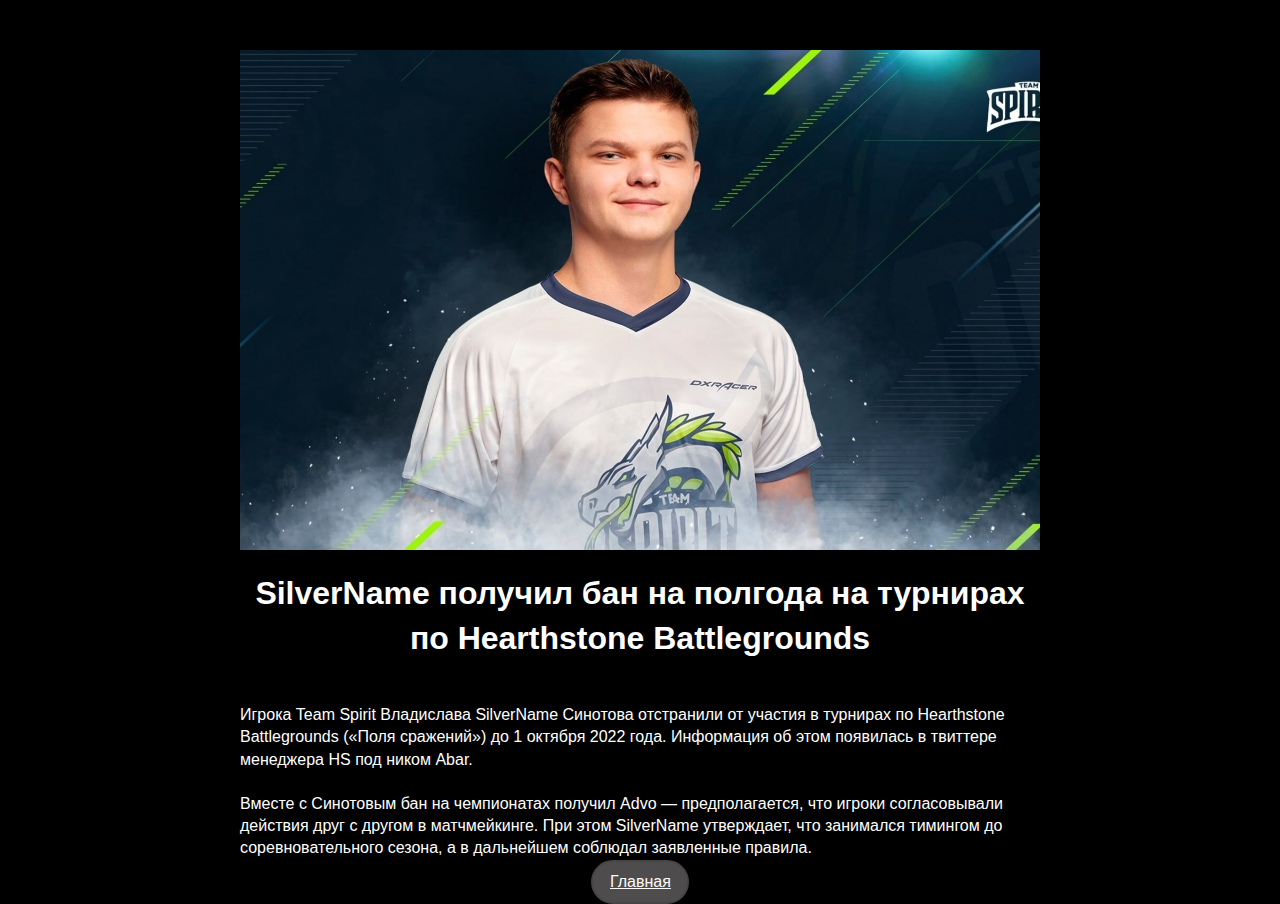
<file: osn/banNews.html>
<!DOCTYPE html>
<html lang="en">

<head>
    <meta charset="UTF-8">
    <meta http-equiv="X-UA-Compatible" content="IE=edge">
    <meta name="viewport" content="width=device-width, initial-scale=1.0">
    <title>Team Spirit</title>
    <link rel="stylesheet" href="../styles/BanNews.css">
    <script src="https://code.jquery.com/jquery-3.6.0.js"></script>
</head>

<body>
    <div class="news">
        <img src="/images/silver-name-team-spirit___media_library_original_1500_1000.jpg" alt="SilverName">

        <h1>SilverName получил бан на полгода на турнирах по Hearthstone Battlegrounds</h1>

        <br> Игрока Team Spirit Владислава SilverName Синотова отстранили от участия в турнирах по Hearthstone
        Battlegrounds
        («Поля сражений») до 1 октября 2022 года. Информация об этом появилась в твиттере менеджера HS под ником Abar.
        <br>

        <br> Вместе с Синотовым бан на чемпионатах получил Advo — предполагается, что игроки согласовывали действия друг с
        другом в матчмейкинге. При этом SilverName утверждает, что занимался тимингом до соревновательного сезона, а в
        дальнейшем соблюдал заявленные правила. <br>

        <a href="/osn/index.html" class="button">Главная</a>

    </div>
</body>

</html>
</file>
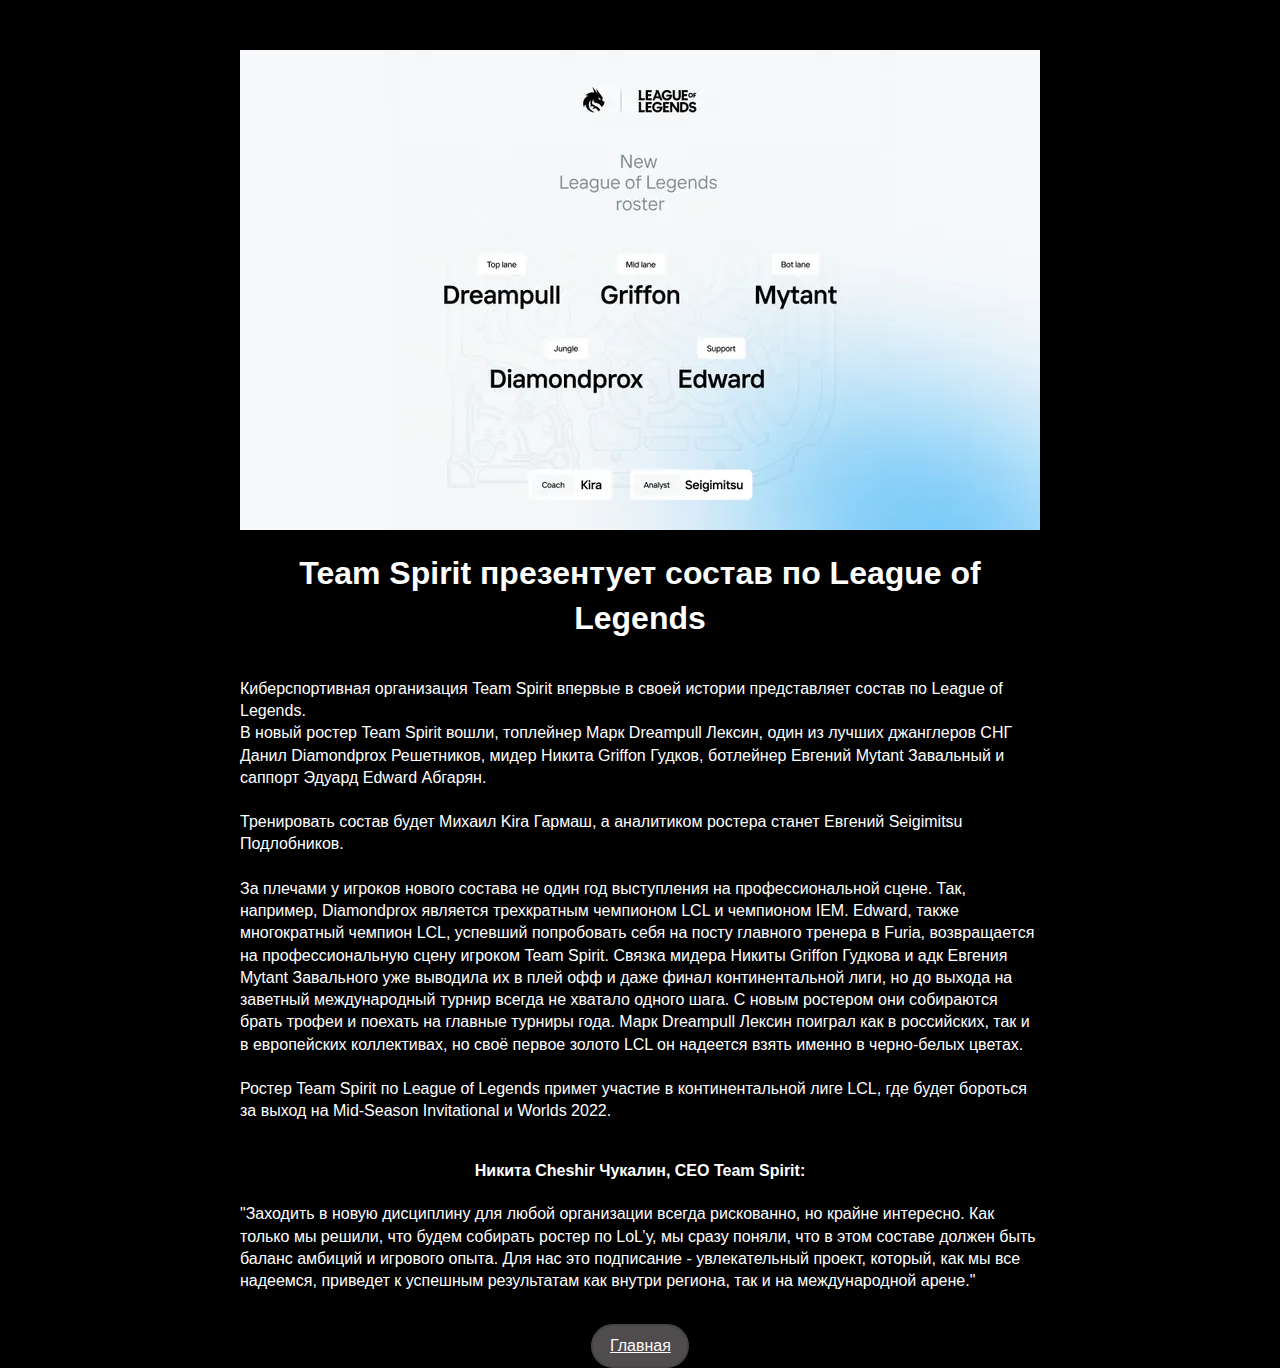
<file: osn/NewGamersLOLNews.html>
<!DOCTYPE html>
<html lang="en">

<head>
    <meta charset="UTF-8">
    <meta http-equiv="X-UA-Compatible" content="IE=edge">
    <meta name="viewport" content="width=device-width, initial-scale=1.0">
    <title>Team Spirit</title>
    <link rel="stylesheet" href="../styles/NewGamersLOL.css">
    <script src="https://code.jquery.com/jquery-3.6.0.js"></script>
</head>

<body>
    <div class="news">
        <img src="/images/--1643637988884.png" alt="">
        <h1>Team Spirit презентует состав по League of Legends</h1>
        <p>Киберспортивная организация Team Spirit впервые в своей истории представляет состав по League of Legends.



            <br>В новый ростер Team Spirit вошли, топлейнер Марк Dreampull Лексин, один из лучших джанглеров СНГ Данил
            Diamondprox Решетников, мидер Никита Griffon Гудков, ботлейнер Евгений Mytant Завальный и саппорт Эдуард
            Edward Абгарян.<br>



            <br>Тренировать состав будет Михаил Kira Гармаш, а аналитиком ростера станет Евгений Seigimitsu Подлобников.<br>



            <br>За плечами у игроков нового состава не один год выступления на профессиональной сцене. Так, например,
            Diamondprox является трехкратным чемпионом LCL и чемпионом IEM. Edward, также многократный чемпион LCL,
            успевший попробовать себя на посту главного тренера в Furia, возвращается на профессиональную сцену игроком
            Team Spirit. Связка мидера Никиты Griffon Гудкова и адк Евгения Mytant Завального уже выводила их в плей офф
            и даже финал континентальной лиги, но до выхода на заветный международный турнир всегда не хватало одного
            шага. С новым ростером они собираются брать трофеи и поехать на главные турниры года. Марк Dreampull Лексин
            поиграл как в российских, так и в европейских коллективах, но своё первое золото LCL он надеется взять
            именно в черно-белых цветах.<br>



            <br> Ростер Team Spirit по League of Legends примет участие в континентальной лиге LCL, где будет бороться за
            выход на Mid-Season Invitational и Worlds 2022. <br>



           <h4> Никита Cheshir Чукалин, CEO Team Spirit: </h4>



           "Заходить в новую дисциплину для любой организации всегда рискованно, но крайне интересно. Как только мы
            решили, что будем собирать ростер по LoL’у, мы сразу поняли, что в этом составе должен быть баланс амбиций и
            игрового опыта. Для нас это подписание - увлекательный проект, который, как мы все надеемся, приведет к
            успешным результатам как внутри региона, так и на международной арене."</p>
            <a href="/osn/index.html" class="button">Главная</a>
    </div>
</body>

</html>
</file>
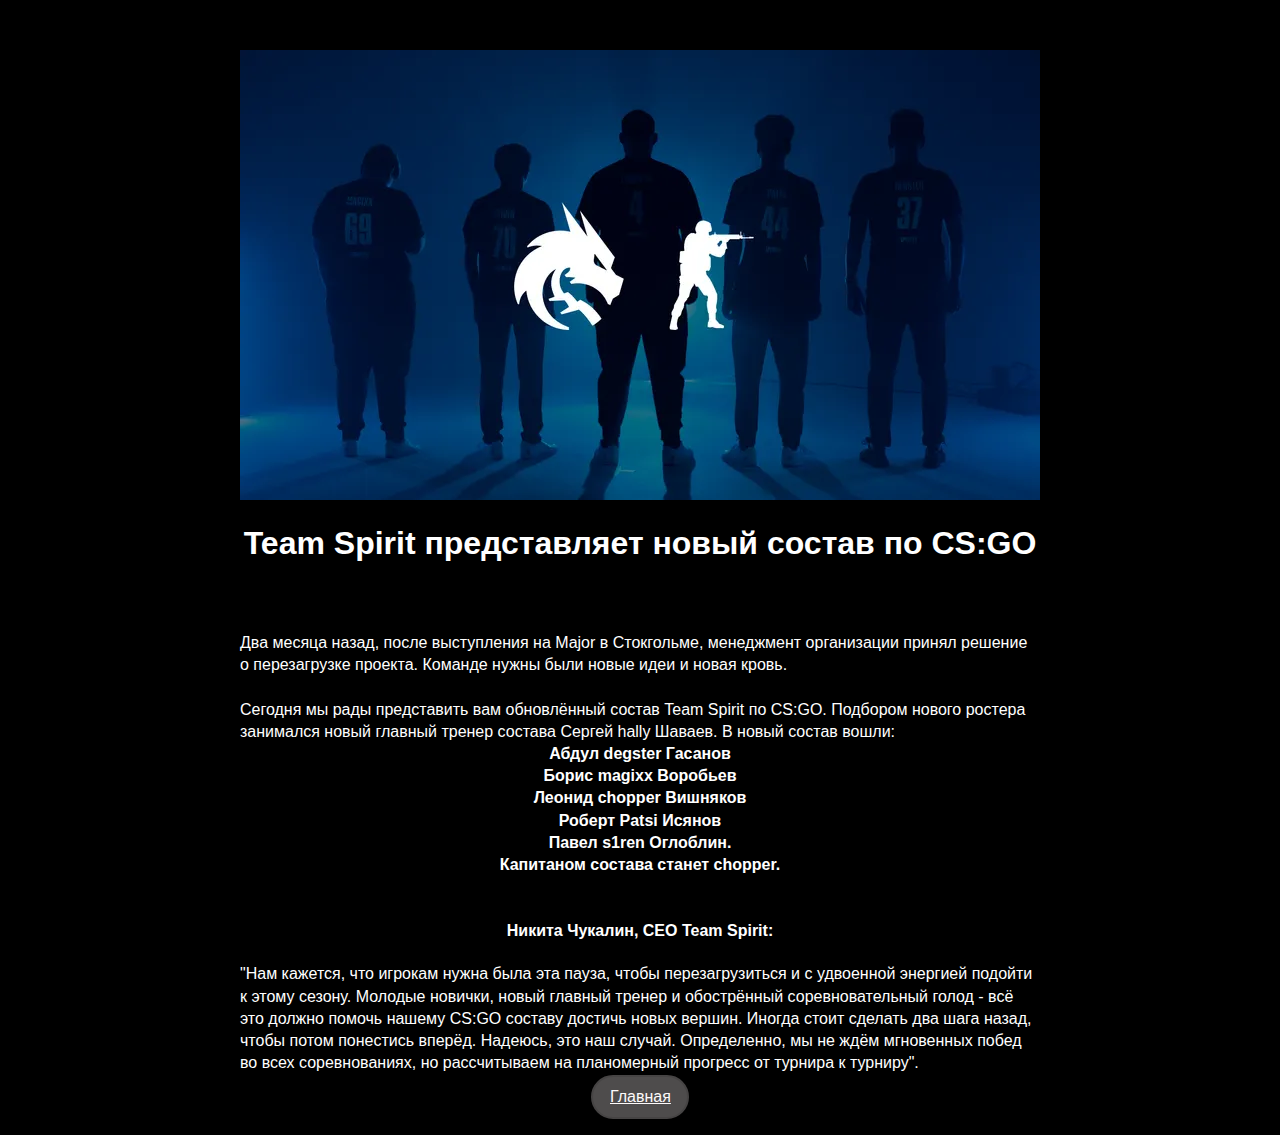
<file: osn/NewGamersNews.html>
<!DOCTYPE html>
<html lang="en">

<head>
    <meta charset="UTF-8">
    <meta http-equiv="X-UA-Compatible" content="IE=edge">
    <meta name="viewport" content="width=device-width, initial-scale=1.0">
    <title>Team Spirit</title>
    <link rel="stylesheet" href="../styles/NewGamersNews.css">
    <script src="https://code.jquery.com/jquery-3.6.0.js"></script>
</head>

<body>
    <div class="news">
        <img src="/images/1234-1644168283267.png" alt="">
        <h1>Team Spirit представляет новый состав по CS:GO</h1>
        <br>
            <br> Два месяца назад, после выступления на Major в Стокгольме, менеджмент
            организации принял решение о перезагрузке проекта. Команде нужны были новые идеи и новая кровь. <br>


            <br> Сегодня мы рады представить вам обновлённый состав Team Spirit по CS:GO. 
            Подбором нового ростера занимался новый главный тренер состава Сергей hally Шаваев.
            В новый состав вошли: <b> Абдул degster Гасанов</b> <b> Борис magixx Воробьев </b> <b>Леонид chopper Вишняков </b>
           <b>Роберт Patsi Исянов</b> <b>Павел s1ren Оглоблин. </b> <b> Капитаном состава станет chopper.</b> <br>
            <h4><b> Никита Чукалин, CEO Team Spirit: </b> </h4>

            "Нам кажется, что игрокам нужна была эта пауза, чтобы перезагрузиться и с удвоенной энергией подойти к этому
            сезону. Молодые новички, новый главный тренер и обострённый соревновательный голод - всё это должно помочь
            нашему CS:GO составу достичь новых вершин. Иногда стоит сделать два шага назад, чтобы потом понестись
            вперёд. Надеюсь, это наш случай. Определенно, мы не ждём мгновенных побед во всех соревнованиях, но
            рассчитываем на планомерный прогресс от турнира к турниру".

            <a href="/osn/index.html" class="button">Главная</a>
            </div>
            
        </p>

    </div>
</body>

</html>
</file>
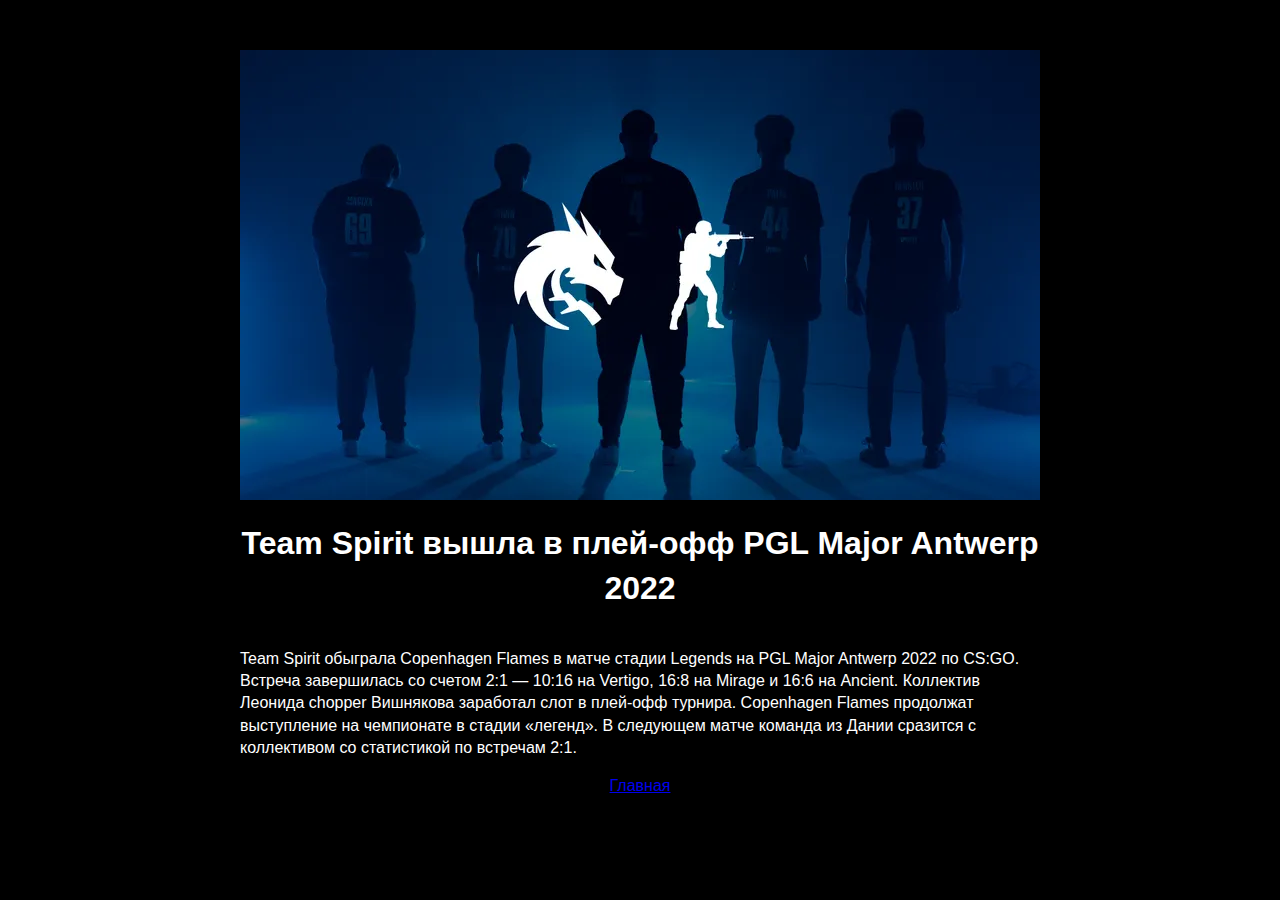
<file: osn/PGLnews.html>
<!DOCTYPE html>
<html lang="en">

<head>
    <meta charset="UTF-8">
    <meta http-equiv="X-UA-Compatible" content="IE=edge">
    <meta name="viewport" content="width=device-width, initial-scale=1.0">
    <title>Team Spirit</title>
    <link rel="stylesheet" href="../styles/PGLnews.css">
    <script src="https://code.jquery.com/jquery-3.6.0.js"></script>
</head>

<body>
    <div class="news">
        <img src="/images/1234-1644168283266.png" alt="">
        <h1>Team Spirit вышла в плей-офф PGL Major Antwerp 2022</h1>
        <p>
            Team Spirit обыграла Copenhagen Flames в матче стадии Legends на PGL Major Antwerp 2022 по CS:GO. Встреча
            завершилась со счетом
            2:1 — 10:16 на Vertigo, 16:8 на Mirage и 16:6 на Ancient. Коллектив Леонида chopper Вишнякова заработал слот
            в плей-офф турнира.
            Copenhagen Flames продолжат выступление на чемпионате в стадии «легенд». В следующем матче команда из Дании
            сразится
            с коллективом со статистикой по встречам 2:1.
        </p>
        <a href="/osn/index.html" class="button">Главная</a>
    </div>
</body>

</html>
</file>
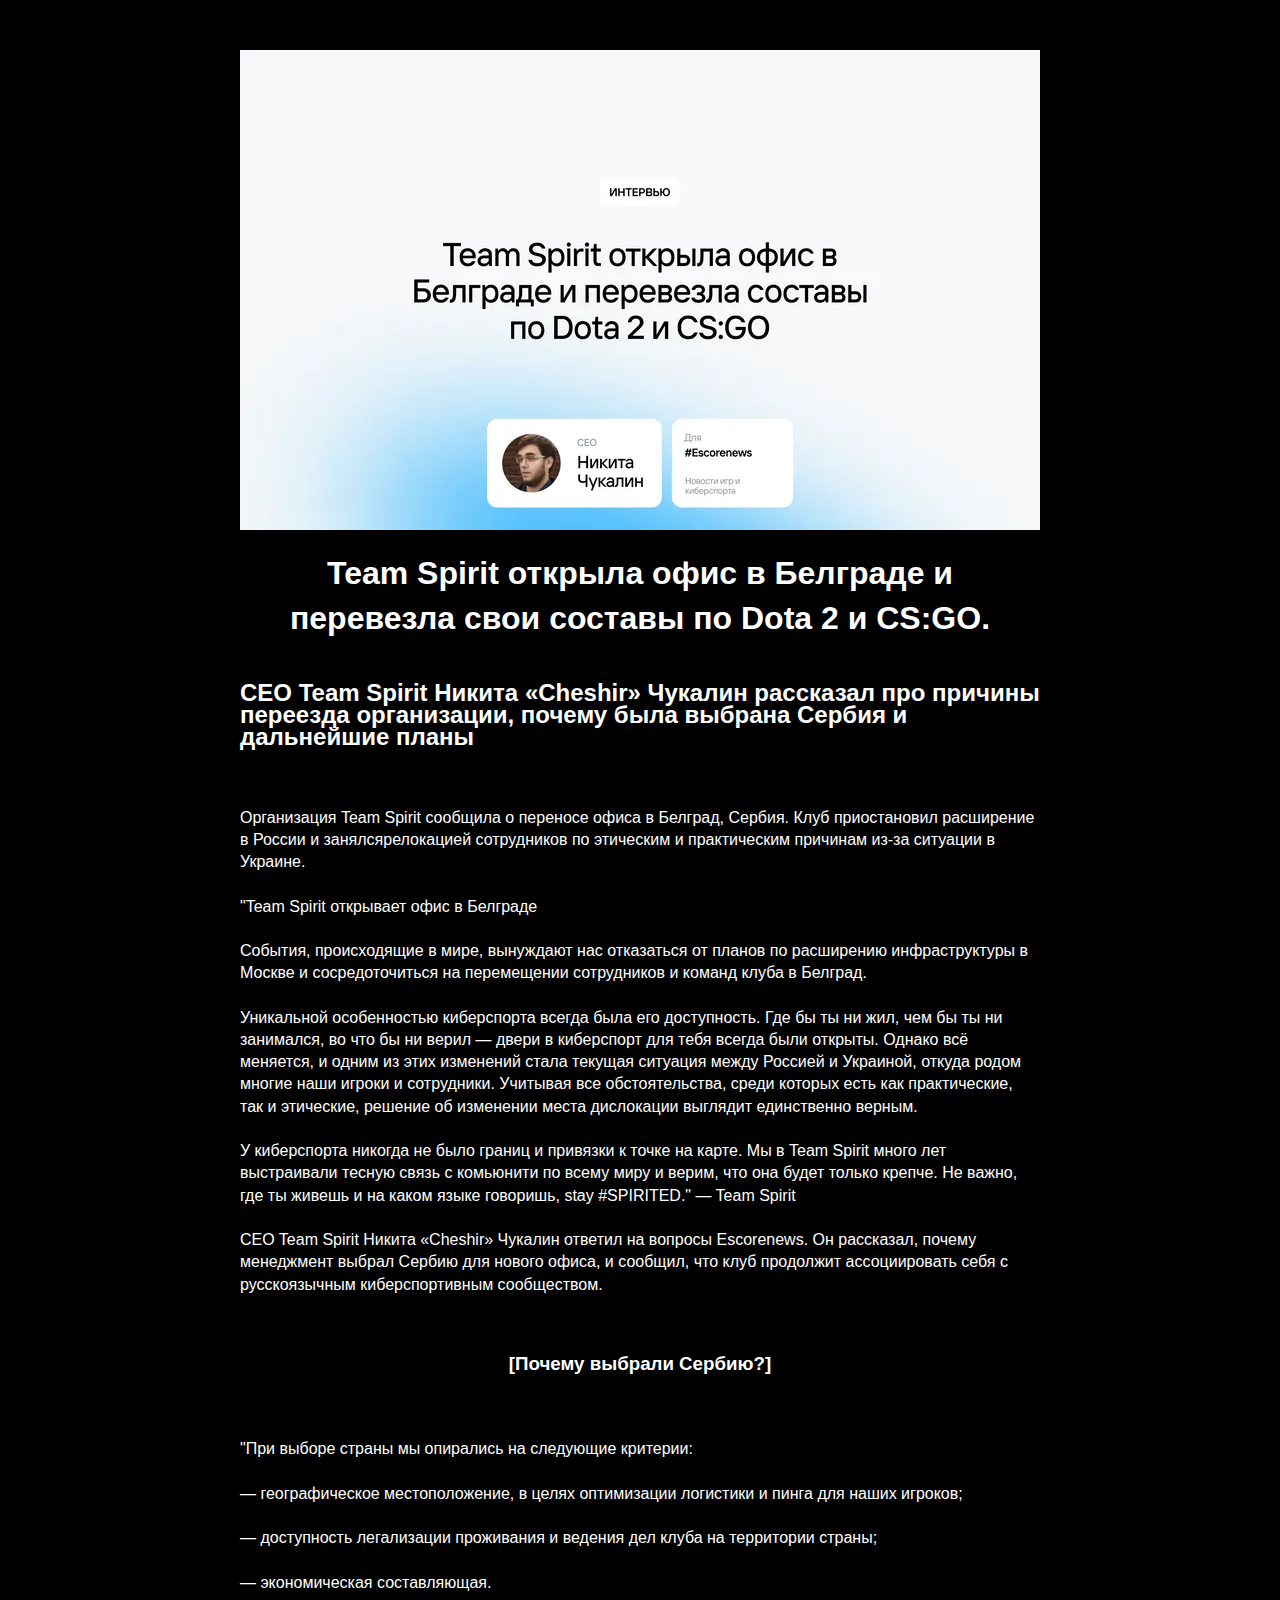
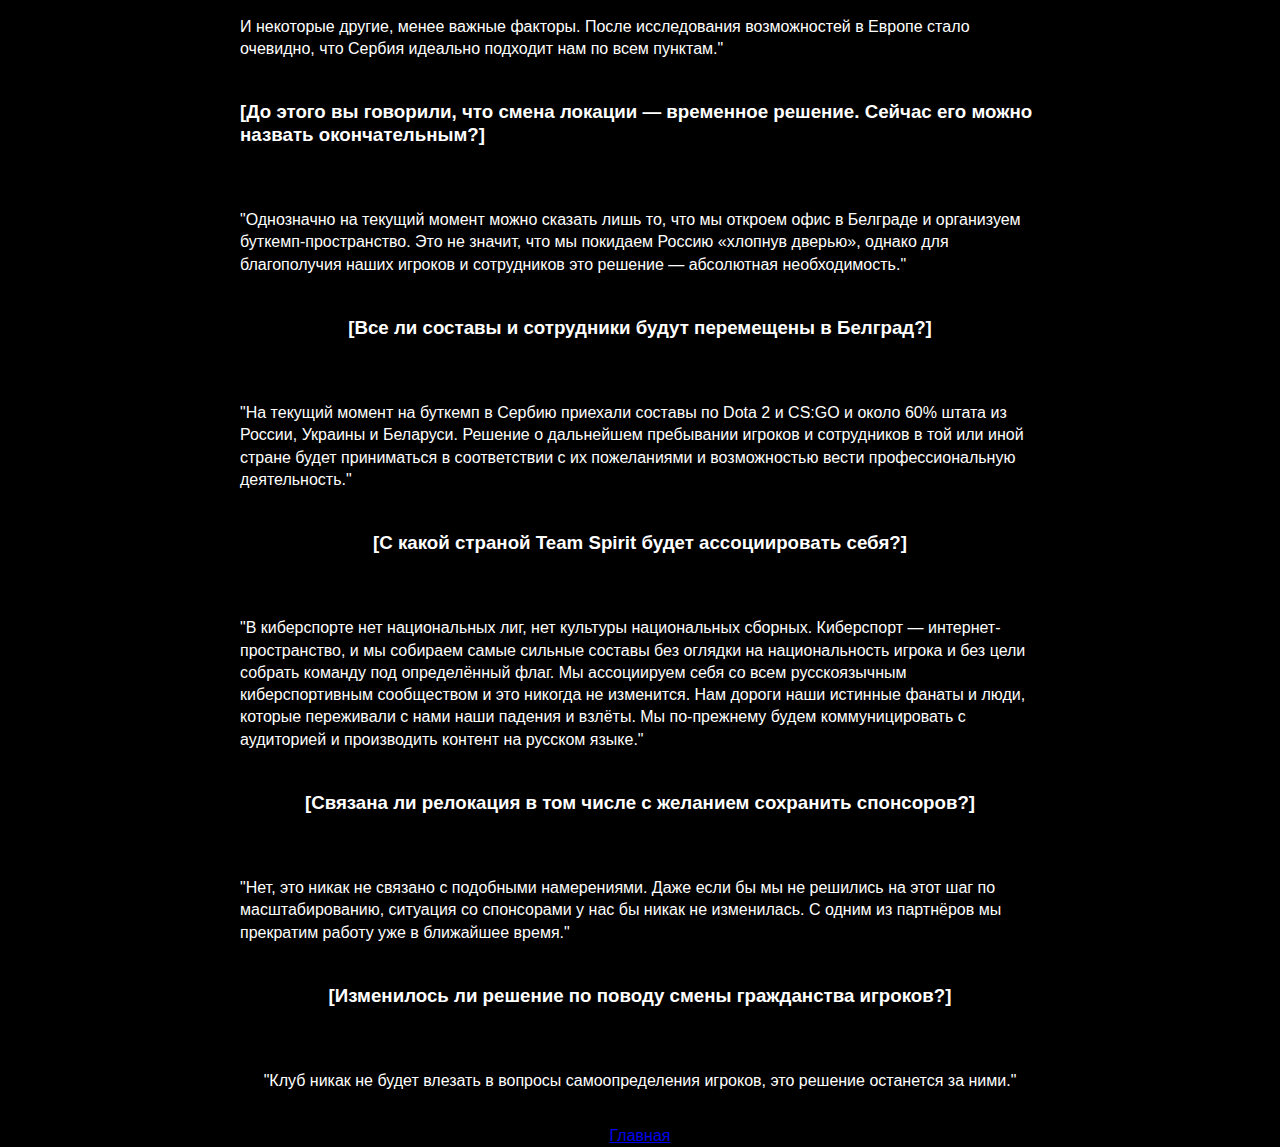
<file: osn/SerbiaNews.html>
<!DOCTYPE html>
<html lang="en">

<head>
    <meta charset="UTF-8">
    <meta http-equiv="X-UA-Compatible" content="IE=edge">
    <meta name="viewport" content="width=device-width, initial-scale=1.0">
    <title>Team Spirit</title>
    <link rel="stylesheet" href="../styles/PGLnews.css">
    <script src="https://code.jquery.com/jquery-3.6.0.js"></script>
</head>

<body>
    <div class="news">
        <img src="/images/3d-1648141072923.png" alt="">
        <h1>Team Spirit открыла офис в Белграде и перевезла свои составы по Dota 2 и CS:GO.</h1>
        <h2>CEO Team Spirit Никита «Cheshir» Чукалин рассказал про причины переезда организации, почему была выбрана
            Сербия и дальнейшие планы</h2>
        <p> <br>Организация Team Spirit сообщила о переносе офиса в Белград, Сербия. Клуб приостановил расширение в России и
            занялсярелокацией сотрудников по этическим и практическим причинам из-за ситуации в Украине.<br>
            
            <br>"Team Spirit открывает офис в Белграде<br>

            <br> События, происходящие в мире, вынуждают нас отказаться от планов по расширению инфраструктуры в Москве и
            сосредоточиться на перемещении сотрудников и команд клуба в Белград.<br>

            <br>Уникальной особенностью киберспорта всегда была его доступность. Где бы ты ни жил, чем бы ты ни занимался,
            во что бы ни верил — двери в киберспорт для тебя всегда были открыты. Однако всё меняется, и одним из этих
            изменений стала текущая ситуация между Россией и Украиной, откуда родом многие наши игроки и сотрудники.
            Учитывая все обстоятельства, среди которых есть как практические, так и этические, решение об изменении
            места дислокации выглядит единственно верным.<br>

            <br>У киберспорта никогда не было границ и привязки к точке на карте. Мы в Team Spirit много лет выстраивали
            тесную связь с комьюнити по всему миру и верим, что она будет только крепче. Не важно, где ты живешь и на
            каком языке говоришь, stay #SPIRITED." — Team Spirit<br>

            <br> CEO Team Spirit Никита «Cheshir» Чукалин ответил на вопросы Escorenews. Он рассказал, почему менеджмент
            выбрал Сербию для нового офиса, и сообщил, что клуб продолжит ассоциировать себя с русскоязычным
            киберспортивным сообществом.<br>


            <br><h3>[Почему выбрали Сербию?]</h3><br>

            <br> "При выборе страны мы опирались на следующие критерии:<br>

            <br>— географическое местоположение, в целях оптимизации логистики и пинга для наших игроков;<br>

            <br> — доступность легализации проживания и ведения дел клуба на территории страны;<br>

            <br> — экономическая составляющая.<br>

            <br> И некоторые другие, менее важные факторы. После исследования возможностей в Европе стало очевидно, что
            Сербия идеально подходит нам по всем пунктам."<br>


            <br><h3> [До этого вы говорили, что смена локации — временное решение. Сейчас его можно назвать окончательным?]</h3><br>

            <br>"Однозначно на текущий момент можно сказать лишь то, что мы откроем офис в Белграде и организуем
            буткемп-пространство. Это не значит, что мы покидаем Россию «хлопнув дверью», однако для благополучия наших
            игроков и сотрудников это решение — абсолютная необходимость."<br>


            <br><h3>[Все ли составы и сотрудники будут перемещены в Белград?]</h3><br>

            <br>"На текущий момент на буткемп в Сербию приехали составы по Dota 2 и CS:GO и около 60% штата из России,
            Украины и Беларуси. Решение о дальнейшем пребывании игроков и сотрудников в той или иной стране будет
            приниматься в соответствии с их пожеланиями и возможностью вести профессиональную деятельность."<br>


            <br> <h3>[С какой страной Team Spirit будет ассоциировать себя?]</h3><br>

            <br>"В киберспорте нет национальных лиг, нет культуры национальных сборных. Киберспорт — интернет-пространство,
            и мы собираем самые сильные составы без оглядки на национальность игрока и без цели собрать команду под
            определённый флаг. Мы ассоциируем себя со всем русскоязычным киберспортивным сообществом и это никогда не
            изменится. Нам дороги наши истинные фанаты и люди, которые переживали с нами наши падения и взлёты. Мы
            по-прежнему будем коммуницировать с аудиторией и производить контент на русском языке."<br>


            <br><h3>[Связана ли релокация в том числе с желанием сохранить спонсоров?]</h3><br>

            <br> "Нет, это никак не связано с подобными намерениями. Даже если бы мы не решились на этот шаг по
            масштабированию, ситуация со спонсорами у нас бы никак не изменилась. С одним из партнёров мы прекратим
            работу уже в ближайшее время."<br>


            <br><h3>[Изменилось ли решение по поводу смены гражданства игроков?]</h3><br>

            <br>"Клуб никак не будет влезать в вопросы самоопределения игроков, это решение останется за ними."<br></p>

            <a href="/osn/index.html" class="button">Главная</a>
    </div>
</body>

</html>
</file>
<file: styles/BanNews.css>
body {
    
    background-color: #000;
    font-family: Arial, Helvetica, sans-serif;
    color: #fff;
    background-attachment: fixed;
    background-repeat: repeat-x;
    background-size: 100%;
    line-height: 139%;
    margin: 0;
    padding: 0;

}

.news {
    width: 800px;
    margin: 0 auto;
    display: flex;
    justify-content: center;
    align-items: center;
    flex-direction: column;
    margin-top: 50px;
}

h1 {
    text-align: center;
    line-height: 139%;
}

img {
    width: 800px;
    height: 500px;
    
    
    
}

a.button {
    width: 60px;
    margin: auto;
    padding: 9px 17px;
    background: #4e4c4c;
    color: rgb(253, 250, 250);
    border: 2px solid #464444;
    border-radius: 34px;

}

a:hover {
    color: #4e4c4c ;
    background:rgb(253, 250, 250) ;
    border: 2px solid rgb(253, 250, 250);

}
</file>
<file: styles/NewGamersLOL.css>
body {
    
    background-color: #000;
    font-family: Arial, Helvetica, sans-serif;
    color: #fff;
    background-attachment: fixed;
    background-repeat: repeat-x;
    background-size: 100%;
    line-height: 139%;
    margin: 0;
    padding: 0;

}

.news {
    width: 800px;
    margin: 0 auto;
    display: flex;
    justify-content: center;
    align-items: center;
    flex-direction: column;
    margin-top: 50px;
}

h1 {
    text-align: center;
    line-height: 139%;
}

a.button {
    width: 60px;
    margin: auto;
    padding: 9px 17px;
    background: #4e4c4c;
    color: rgb(253, 250, 250);
    border: 2px solid #464444;
    border-radius: 34px;

}

a:hover {
    color: #4e4c4c ;
    background:rgb(253, 250, 250) ;
    border: 2px solid rgb(253, 250, 250);

}
</file>
<file: styles/NewGamersNews.css>
body {
    
    background-color: #000;
    font-family: Arial, Helvetica, sans-serif;
    color: #fff;
    background-attachment: fixed;
    background-repeat: repeat-x;
    background-size: 100%;
    line-height: 139%;
    margin: 0;
    padding: 0;

}

.news {
    width: 800px;
    margin: 0 auto;
    display: flex;
    justify-content: center;
    align-items: center;
    flex-direction: column;
    margin-top: 50px;
}

h1 {
    text-align: center;
    line-height: 139%;
}

a.button {
    width: 60px;
    margin: auto;
    padding: 9px 17px;
    background: #4e4c4c;
    color: rgb(253, 250, 250);
    border: 2px solid #464444;
    border-radius: 34px;

}

a:hover {
    color: #4e4c4c ;
    background:rgb(253, 250, 250) ;
    border: 2px solid rgb(253, 250, 250);

}
</file>
<file: styles/PGLnews.css>
body {
    
    background-color: #000;
    font-family: Arial, Helvetica, sans-serif;
    color: #fff;
    background-attachment: fixed;
    background-repeat: repeat-x;
    background-size: 100%;
    line-height: 139%;
    margin: 0;
    padding: 0;

}

.news {
    width: 800px;
    margin: 0 auto;
    display: flex;
    justify-content: center;
    align-items: center;
    flex-direction: column;
    margin-top: 50px;
}

h1 {
    text-align: center;
    line-height: 139%;
}
</file>
